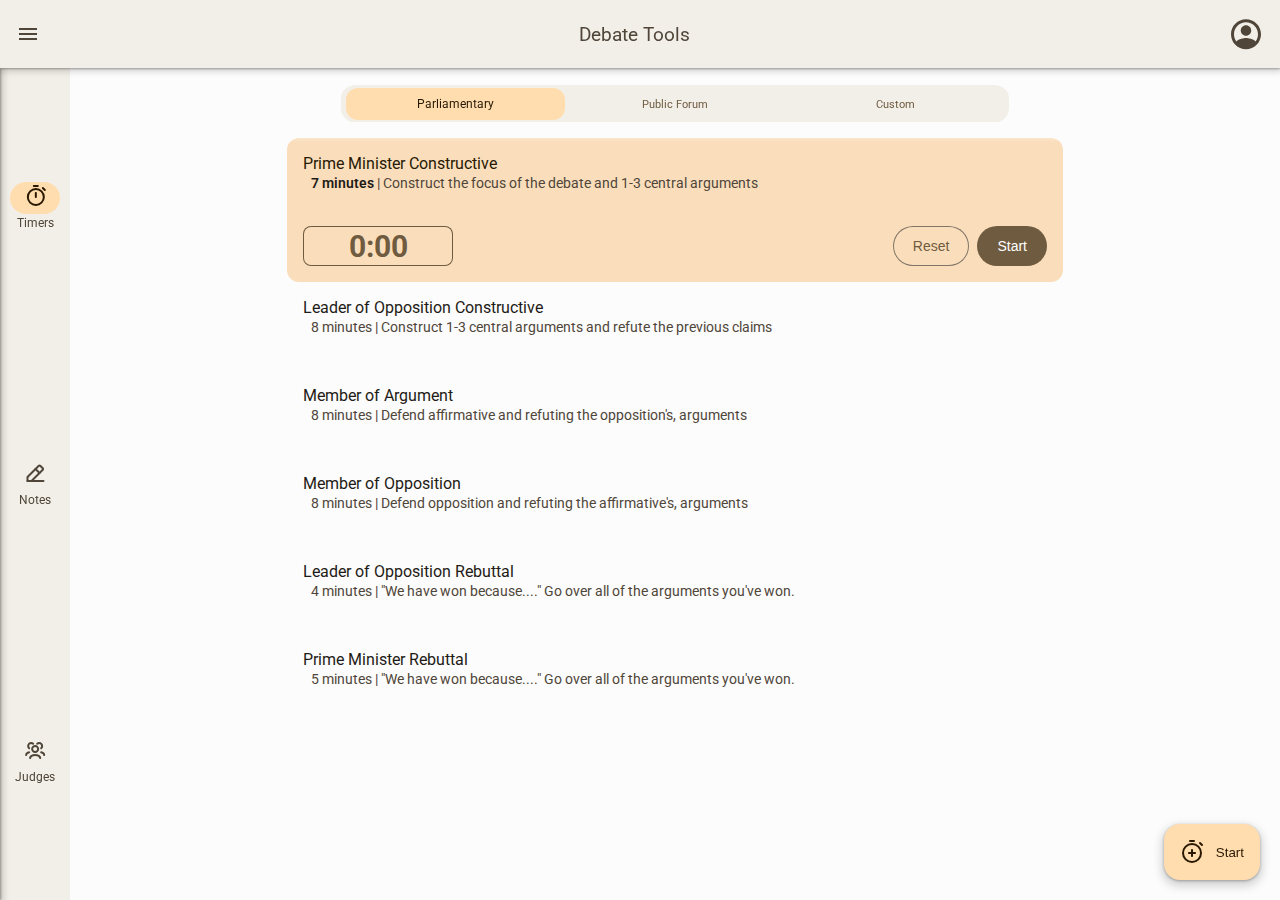
<file: index.html>
<!DOCTYPE html>
<html lang="en">

<head>
    <meta charset="UTF-8">
    <meta http-equiv="X-UA-Compatible" content="IE=edge">
    <meta name="viewport" content="width=device-width, initial-scale=1.0">
    <script src="./js/src/jquery-3.6.0.min.js"></script>
    <link rel="manifest" href="manifest.json" />
    <link rel="stylesheet" href="./css/index.css">
    <link rel="stylesheet" href="./css/desktop.css" media="(min-width: 768px)" />
    <link rel="stylesheet" href="./css/theme/light.css" media="(prefers-color-scheme: light)">
    <link rel="shortcut icon" href="./img/favicon/favicon.png" type="image/png">
    <link rel="shortcut icon" href="./img/favicon/favicon.svg" type="image/svg+xml">
    <link rel="shortcut icon" href="./img/favicon/favicon.ico" type="image/x-icon">
    <!-- ios support -->
    <meta name="apple-mobile-web-app-capable" content="yes">
    <link rel="apple-touch-icon" href="img/icon/icon-72x72.png" />
    <link rel="apple-touch-icon" href="img/icon/icon-96x96.png" />
    <link rel="apple-touch-icon" href="img/icon/icon-128x128.png" />
    <link rel="apple-touch-icon" href="img/icon/icon-144x144.png" />
    <link rel="apple-touch-icon" href="img/icon/icon-152x152.png" />
    <link rel="apple-touch-icon" href="img/icon/icon-192x192.png" />
    <link rel="apple-touch-icon" href="img/icon/icon-384x384.png" />
    <link rel="apple-touch-icon" href="img/icon/icon-512x512.png" />
    <link href="img/launch/apple/iphone5_splash.png"
        media="(device-width: 320px) and (device-height: 568px) and (-webkit-device-pixel-ratio: 2)"
        rel="apple-touch-startup-image" />
    <link href="img/launch/apple/iphone6_splash.png"
        media="(device-width: 375px) and (device-height: 667px) and (-webkit-device-pixel-ratio: 2)"
        rel="apple-touch-startup-image" />
    <link href="img/launch/apple/iphoneplus_splash.png"
        media="(device-width: 621px) and (device-height: 1104px) and (-webkit-device-pixel-ratio: 3)"
        rel="apple-touch-startup-image" />
    <link href="img/launch/apple/iphonex_splash.png"
        media="(device-width: 375px) and (device-height: 812px) and (-webkit-device-pixel-ratio: 3)"
        rel="apple-touch-startup-image" />
    <link href="img/launch/apple/iphonexr_splash.png"
        media="(device-width: 414px) and (device-height: 896px) and (-webkit-device-pixel-ratio: 2)"
        rel="apple-touch-startup-image" />
    <link href="img/launch/apple/iphonexsmax_splash.png"
        media="(device-width: 414px) and (device-height: 896px) and (-webkit-device-pixel-ratio: 3)"
        rel="apple-touch-startup-image" />
    <link href="img/launch/apple/ipad_splash.png"
        media="(device-width: 768px) and (device-height: 1024px) and (-webkit-device-pixel-ratio: 2)"
        rel="apple-touch-startup-image" />
    <link href="img/launch/apple/ipadpro1_splash.png"
        media="(device-width: 834px) and (device-height: 1112px) and (-webkit-device-pixel-ratio: 2)"
        rel="apple-touch-startup-image" />
    <link href="img/launch/apple/ipadpro3_splash.png"
        media="(device-width: 834px) and (device-height: 1194px) and (-webkit-device-pixel-ratio: 2)"
        rel="apple-touch-startup-image" />
    <link href="img/launch/apple/ipadpro2_splash.png"
        media="(device-width: 1024px) and (device-height: 1366px) and (-webkit-device-pixel-ratio: 2)"
        rel="apple-touch-startup-image" />
    <meta name="apple-mobile-web-app-status-bar" content="#31281a" />
    <meta name="theme-color" content="#31281a" />
    <meta name="apple-mobile-web-app-status-bar" content="#F2EFE8" media="(prefers-color-scheme: light)" />
    <meta name="theme-color" content="#F2EFE8" media="(prefers-color-scheme: light)" />
    <title>Debate Tools</title>
</head>

<body>
    <header>
        <button id="menu" title="Open menu">
            <div class="menu-bar"></div>
            <div class="menu-bar" id="middle-menu-bar"></div>
            <div class="menu-bar"></div>
        </button>
        <div id="page-title">Debate Tools</div>
        <div id="profile-icon"></div>
    </header>
    <div id="body-content">
        <div id="page-container" class="active-segment1">
            <div id="page-timers" class="page">
                <div id="nav-bar" class="active-item1">
                    <div class="nav-bar-item" id="item1">Parliamentary</div>
                    <div class="nav-bar-item" id="item2">Public Forum</div>
                    <div class="nav-bar-item" id="item3">Custom</div>
                    <div id="nav-bar-highlight"></div>
                </div>
                <div id="nav-scroll-fade-bar"></div>
                <div id="nav-page-carousel" class="active-item1">
                    <div class="nav-page active" id="item1">
                        <div class="timer-container">
                            <div class="timer-highlight" class="paused">
                                <div id="content-spacer"></div>
                                <div class="timer-controls">
                                    <div class="timer-time">
                                        <div class="timer-timestamp">0:00</div>
                                        <div class="timer-bar">
                                            <div class="timer-timestamp">0:00</div>
                                        </div>
                                    </div>
                                    <div class="timer-actions">
                                        <button title="Reset timer" class="action-button secondary-alt"
                                            id="timer-reset">Reset</button>
                                        <button title="Start/Stop timer" class="action-button secondary"
                                            id="timer-pause">Start</button>
                                    </div>
                                </div>
                            </div>
                            <div class="timer-sections">
                                <div class="round active">
                                    <div class="round-title">Prime Minister Constructive</div>
                                    <div class="round-info"><span class="round-time">7 minutes</span> | Construct the
                                        focus of the debate and 1-3
                                        central arguments</div>
                                </div>
                                <div class="round">
                                    <div class="round-title">Leader of Opposition Constructive</div>
                                    <div class="round-info"><span class="round-time">8 minutes</span> | Construct 1-3
                                        central arguments and refute the
                                        previous claims</div>
                                </div>
                                <div class="round">
                                    <div class="round-title">Member of Argument</div>
                                    <div class="round-info"><span class="round-time">8 minutes</span> | Defend
                                        affirmative and refuting the opposition's, arguments</div>
                                </div>
                                <div class="round">
                                    <div class="round-title">Member of Opposition</div>
                                    <div class="round-info"><span class="round-time">8 minutes</span> | Defend
                                        opposition and refuting the affirmative's, arguments</div>
                                </div>
                                <div class="round">
                                    <div class="round-title">Leader of Opposition Rebuttal</div>
                                    <div class="round-info"><span class="round-time">4 minutes</span> | "We have won
                                        because...." Go over all of the arguments you've won.</div>
                                </div>
                                <div class="round">
                                    <div class="round-title">Prime Minister Rebuttal</div>
                                    <div class="round-info"><span class="round-time">5 minutes</span> | "We have won
                                        because...." Go over all of the arguments you've won.</div>
                                </div>
                            </div>
                        </div>
                    </div>
                    <div class="nav-page" id="item2">
                        <div class="timer-container">
                            <div class="timer-highlight" class="paused">
                                <div id="content-spacer"></div>
                                <div class="timer-controls">
                                    <div class="timer-time">
                                        <div class="timer-timestamp">0:00</div>
                                        <div class="timer-bar">
                                            <div class="timer-timestamp">0:00</div>
                                        </div>
                                    </div>
                                    <div class="timer-actions">
                                        <button class="action-button secondary-alt" id="timer-reset">Reset</button>
                                        <button class="action-button secondary" id="timer-pause">Start</button>
                                    </div>
                                </div>
                            </div>
                            <div class="timer-sections">
                                <div class="round active">
                                    <div class="round-title">Speaker 1 Constructive</div>
                                    <div class="round-info"><span class="round-time">4 minutes</span> | Team A, 1st
                                        Speaker</div>
                                </div>
                                <div class="round">
                                    <div class="round-title">Speaker 2 Constructive</div>
                                    <div class="round-info"><span class="round-time">4 minutes</span> | Team B, 1st
                                        Speaker</div>
                                </div>
                                <div class="round">
                                    <div class="round-title">Speakers 1 and 2 Crossfire</div>
                                    <div class="round-info"><span class="round-time">3 minutes</span></div>
                                </div>
                                <div class="round">
                                    <div class="round-title">Speaker 3 Rebuttal</div>
                                    <div class="round-info"><span class="round-time">4 minutes</span></div>
                                </div>
                                <div class="round">
                                    <div class="round-title">Speaker 4 Rebuttal</div>
                                    <div class="round-info"><span class="round-time">4 minutes</span></div>
                                </div>
                                <div class="round">
                                    <div class="round-title">Speakers 3 and 4 Crossfire</div>
                                    <div class="round-info"><span class="round-time">3 minutes</span></div>
                                </div>
                                <div class="round">
                                    <div class="round-title">Speaker 1 Summary</div>
                                    <div class="round-info"><span class="round-time">2 minutes</span></div>
                                </div>
                                <div class="round">
                                    <div class="round-title">Speaker 2 Summary</div>
                                    <div class="round-info"><span class="round-time">2 minutes</span></div>
                                </div>
                                <div class="round">
                                    <div class="round-title">Grand Crossfire</div>
                                    <div class="round-info"><span class="round-time">3 minutes</span> | All speakers
                                        participate</div>
                                </div>
                                <div class="round">
                                    <div class="round-title">Speaker 3 Final Focus</div>
                                    <div class="round-info"><span class="round-time">2 minutes</span></div>
                                </div>
                                <div class="round">
                                    <div class="round-title">Speaker 4 Final Focus</div>
                                    <div class="round-info"><span class="round-time">2 minutes</span></div>
                                </div>
                            </div>
                        </div>
                    </div>
                    <div class="nav-page" id="item3">
                        <div class="placeholder">Coming Soon!</div>
                    </div>
                </div>
                <button class="FAB" id="timers-FAB">
                    <div class="FAB-image color-mask" id="timers-FAB-image"></div>
                    <div class="FAB-text">Start</div>
                </button>

            </div>
            <div id="page-notes" class="page">
                <div id="notes-container">

                </div>
                <button class="FAB" id="notes-FAB">
                    <div class="FAB-image color-mask" id="notes-FAB-image"></div>
                    <div class="FAB-text">Add</div>
                </button>
            </div>
            <div id="page-judges" class="page">
                <button class="FAB" id="judges-FAB">
                    <div class="FAB-image color-mask" id="judges-FAB-image"></div>
                </button>
            </div>
        </div>
    </div>
    <div id="menu-section">
        <div id="theme-title">Theme:</div>
        <div id="theme-container">
            <select id="themes"></select>
            <button id="theme-auto">Auto</button>
        </div>

    </div>
    <footer class="active-segment1">
        <div class="footer-segment" id="segment1">
            <div id="timers-icon" class="segment-icon color-icon"></div>
            <div class="segment-title">Timers</div>
        </div>
        <div class="footer-segment" id="segment2">
            <div id="notes-icon" class="segment-icon color-icon"></div>
            <div class="segment-title">Notes</div>
        </div>
        <div class="footer-segment" id="segment3">
            <div id="judges-icon" class="segment-icon color-icon"></div>
            <div class="segment-title">Judges</div>
        </div>
        <div id="segment-highlight"></div>
    </footer>
</body>
<script src="./js/index.js"></script>
<script src="./js/theme.js"></script>
<script src="app.js"></script>

</html>
</file>
<file: css/index.css>
@import url('https://fonts.googleapis.com/css2?family=Roboto:wght@100;300;400;500;700;900&display=swap');

:root {
    /*dark theme*/
    --m3--on-surface-variant: #D3C4B4;
    --m3--on-primary-container: #FFDDAF;
    --m3--surface2: #31281a;
    --m3--on-surface: #EAE1D9;
    --m3--surface: #1F1B16;
    --m3--surface-variant: #4F4539;
    --m3--primary-container: #633F00;
    --m3--primary: #FFB94C;
    --m3--outline: #9C8F80;
    --m3--secondary: #DDC2A1;
    --m3--on-secondary: #3E2E16;
    --m3--background: #1F1B16;
    --m3--secondary-container: #56442B;
    --m3--on-secondary-container: #FADEBC;
    --m3--on-background: #EAE1D9;
    --m3--on-primary: #462B00;
    --m3--tertiary: #B8CEA1;
    --m3--on-tertiary: #243516;
}

#theme-title {
    color: var(--m3--on-background);
    font-weight: 600;
    font-size: 24px;
    margin-bottom: 10px
}

html,
body {
    background-color: var(--m3--background);
    margin: 0 !important;
    font-family: 'Roboto';
    overflow: hidden;
    width: 100%;
    height: 100%;
}

header,
footer {
    background: var(--m3--surface2);
    position: fixed;
    width: 100%;
    box-sizing: border-box;
    display: flex;
    flex-shrink: 0;
    flex-flow: row nowrap;
    align-items: center;
    z-index: 255;
}

header {
    box-shadow: 0px 1px 2px 0px #0000004d, 0px 2px 6px 2px #00000026;
    justify-content: space-between;
    padding: 16px;
    top: 0;
    z-index: 2000;
}

button#menu {
    background-color: transparent;
    width: 24px;
    height: 24px;
    border: none;
    padding: 0;
    display: flex;
    flex-flow: column nowrap;
    align-items: center;
    justify-content: center;
}

button#menu>.menu-bar {
    height: 2px;
    width: 18px;
    background-color: var(--m3--on-surface-variant);
}

.menu-bar#middle-menu-bar {
    margin: 3px 0;
}

#page-title {
    font-size: 19px;
    color: var(--m3--on-surface-variant);
}

.color-mask {
    mask-size: contain;
    -webkit-mask-size: contain;
    mask-position: center;
    -webkit-mask-position: center;
    mask-repeat: no-repeat;
    -webkit-mask-repeat: no-repeat;
}

#profile-icon {
    mask-image: url("../img/icon/profile.png");
    mask-image: url("../img/icon/profile.svg");
    -webkit-mask-image: url("../img/icon/profile.png");
    -webkit-mask-image: url("../img/icon/profile.svg");
    background: var(--m3--on-surface-variant);
    height: 36px;
    width: 36px;
}

/* body content */
#body-content {
    box-sizing: border-box;
    width: 100%;
    height: 100%;
    padding-top: calc(68px);
    padding-bottom: calc(70px);
    display: flex;
    flex-flow: column;

    top: 0 !important;
    position: fixed;

}

#page-container {
    display: flex;
    flex-flow: row nowrap;
    width: 300vw;
    flex-grow: 1;
    position: relative;
    transition: left .2s ease-in-out, top .2s ease-in-out;
    height: calc(100vh - 68px - 70px);
    flex-shrink: 0;
}

#page-container>.page {
    width: 100vw;
    height: 100%;
    flex-shrink: 0;
    flex-grow: 0;
    padding-right: 30px;
    box-sizing: border-box;
    opacity: 0 !important;
    pointer-events: none;
    transition: opacity .2s ease-in-out;
    overflow-x: hidden;
    padding: 0 15px;
}

#page-timers {
    overflow: hidden;

}

#page-container.active-segment1 #page-timers,
#page-container.active-segment2 #page-notes,
#page-container.active-segment3 #page-judges {
    opacity: 1 !important;
    pointer-events: unset;
}

#page-container.active-segment1 {
    left: 0;
}

#page-container.active-segment2 {
    left: -100vw;
}

#page-container.active-segment3 {
    left: -200vw;
}

#nav-bar {
    display: flex;
    flex-flow: row nowrap;
    align-items: center;
    justify-content: center;
    border-radius: 15px;
    box-sizing: border-box;
    background-color: var(--m3--surface2);
    height: 40px;
    width: calc(100vw - 30px);
    padding: 4px;
    z-index: 244;
    position: fixed;
    border-top: 2px solid var(--m3--background);
}

#nav-scroll-fade-bar {
    width: calc(100vw - 30px);
    margin-top: 39px;
    height: 18px;
    background: linear-gradient(180deg, var(--m3--background) 0%, transparent 100%);
    position: fixed;
    z-index: 253;
    border-top: 2px solid var(--m3--background);

}

.nav-bar-item {
    width: 33.33333%;
    flex-grow: 1;
    flex-shrink: 0;
    text-align: center;
    height: 100%;
    display: flex;
    align-items: center;
    justify-content: center;
    font-size: 11px;
    color: var(--m3--secondary);
    z-index: 1;
    transition: color .3s ease-in-out, font-size .3s ease-in-out;
}

#nav-bar.active-item1 #item1,
#nav-bar.active-item2 #item2,
#nav-bar.active-item3 #item3 {
    color: var(--m3--on-secondary-container);
    font-size: 12px;
}

#nav-bar-highlight {
    pointer-events: none;
    border-radius: 12px;
    background-color: var(--m3--primary-container);
    width: calc(.3333333 * (100vw - 40px));
    height: 32px;
    position: absolute;
    left: calc(5px);
    z-index: 0;
    transition: left .2s ease-in-out;
}

#nav-bar.active-item2 #nav-bar-highlight {
    left: calc(5px + (.3333333 * (100vw - 40px)));
}

#nav-bar.active-item3 #nav-bar-highlight {
    left: calc(5px + (.6666666 * (100vw - 40px)));
}

#nav-page-carousel {
    display: flex;
    flex-flow: row nowrap;
    width: calc(300vw);
    flex-grow: 1;
    flex-shrink: 0;
    position: relative;
    transition: left .3s ease-in-out;
    margin-top: 40px;
}

#nav-page-carousel .nav-page {
    transform-origin: center;
    transform: scale(.75);
    width: calc(100vw - 15px);
    padding-right: 15px;
    opacity: .5;
    box-sizing: border-box;
    background-color: var(--m3--surface);
    transition: transform .3s ease-in-out, opacity .3s ease-in-out;
    max-height: calc(100vh - 68px - 70px - 40px);
    flex-shrink: 0;
    padding-top: 15px;
    margin-right: 15px;
}

#nav-page-carousel.active-item1 {
    left: 0;
}

#nav-page-carousel.active-item2 {
    left: -100vw;
}

#nav-page-carousel.active-item3 {
    left: -200vw;
}

#nav-page-carousel.active-item1 #item1,
#nav-page-carousel.active-item2 #item2,
#nav-page-carousel.active-item3 #item3 {
    transform: none;
    opacity: 1;
}


.FAB {
    background-color: var(--m3--primary-container);
    color: var(--m3--on-primary-container);
    box-shadow: 0px 1px 3px 0px #0000004d, 0px 4px 8px 3px #00000026;
    border: none;
    padding: 10px;
    border-radius: 16px;
    width: fit-content;
    display: flex;
    flex-flow: row nowrap;
    align-items: center;
    justify-content: center;
    position: fixed;
    bottom: calc(70px + 20px);
    right: 20px;
    z-index: 254;
}

.FAB * {
    pointer-events: none;
}

.FAB>* {
    margin: 6px;
}

.FAB-image {
    background: var(--m3--on-primary-container);
    height: 24px;
    width: 24px;
}

.FAB-test {
    font-size: 14px;
}

/*pages*/
#timers-FAB-image,
#timers-FAB-image[version='start'] {
    mask-image: url("../img/icon/primary-button/primary-timer-add.png");
    mask-image: url("../img/icon/primary-button/primary-timer-add.svg");
    -webkit-mask-image: url("../img/icon/primary-button/primary-timer-add.png");
    -webkit-mask-image: url("../img/icon/primary-button/primary-timer-add.svg");
}

#timers-FAB-image[version='stop'] {
    mask-image: url("../img/icon/primary-button/primary-timer-stop.png");
    mask-image: url("../img/icon/primary-button/primary-timer-stop.svg");
    -webkit-mask-image: url("../img/icon/primary-button/primary-timer-stop.png");
    -webkit-mask-image: url("../img/icon/primary-button/primary-timer-stop.svg");
}

#timers-FAB-image[version='resume'] {
    mask-image: url("../img/icon/primary-button/primary-timer-resume.png");
    mask-image: url("../img/icon/primary-button/primary-timer-resume.svg");
    -webkit-mask-image: url("../img/icon/primary-button/primary-timer-resume.png");
    -webkit-mask-image: url("../img/icon/primary-button/primary-timer-resume.svg");
}

#timers-FAB-image[version='next'] {
    mask-image: url("../img/icon/primary-button/primary-timer-next.png");
    mask-image: url("../img/icon/primary-button/primary-timer-next.svg");
    -webkit-mask-image: url("../img/icon/primary-button/primary-timer-next.png");
    -webkit-mask-image: url("../img/icon/primary-button/primary-timer-next.svg");
}

#judges-FAB-image {
    mask-image: url("../img/icon/primary-button/primary-judges-add.png");
    mask-image: url("../img/icon/primary-button/primary-judges-add.svg");
    -webkit-mask-image: url("../img/icon/primary-button/primary-judges-add.png");
    -webkit-mask-image: url("../img/icon/primary-button/primary-judges-add.svg");
}

#notes-FAB-image {
    mask-image: url("../img/icon/primary-button/primary-notes-add.png");
    mask-image: url("../img/icon/primary-button/primary-notes-add.svg");
    -webkit-mask-image: url("../img/icon/primary-button/primary-notes-add.png");
    -webkit-mask-image: url("../img/icon/primary-button/primary-notes-add.svg");
}

footer {
    height: 70px;
    bottom: 0;

}

footer>.footer-segment {
    width: 33.33333%;
    flex-grow: 1;
    display: flex;
    flex-flow: column;
    align-items: center;
    justify-content: center;
    z-index: 1;
    height: 100%;
}

.footer-segment * {
    pointer-events: none;
}

.footer-segment>* {

    margin: 4px
}

.segment-icon {
    background-color: var(--m3--on-surface-variant);
    height: 24px;
    width: 24px;
    transition: background-color .3s ease-in-out;
}

.segment-title {
    color: var(--m3--on-surface-variant);
    font-size: 12px;
}

#timers-icon {
    mask-image: url("../img/icon/segments/timer.png");
    mask-image: url("../img/icon/segments/timer.svg");
    -webkit-mask-image: url("../img/icon/segments/timers.png");
    -webkit-mask-image: url("../img/icon/segments/timers.svg");

}

#notes-icon {
    mask-image: url("../img/icon/segments/notes.png");
    mask-image: url("../img/icon/segments/notes.svg");
    -webkit-mask-image: url("../img/icon/segments/notes.png");
    -webkit-mask-image: url("../img/icon/segments/notes.svg");

}

#judges-icon {
    mask-image: url("../img/icon/segments/judges.png");
    mask-image: url("../img/icon/segments/judges.svg");
    -webkit-mask-image: url("../img/icon/segments/judges.png");
    -webkit-mask-image: url("../img/icon/segments/judges.svg");

}

#segment-highlight {
    width: calc(33.33333vw - 56px);
    background-color: var(--m3--primary-container);
    height: 32px;
    border-radius: 20px;
    position: fixed;
    bottom: calc(16px + 14px);
    left: 0px;
    margin-left: 28px;
    pointer-events: none;
    transition: left .2s ease-in-out, top .2s ease-in-out;
}

footer.active-segment1 #segment1 .segment-icon,
footer.active-segment2 #segment2 .segment-icon,
footer.active-segment3 #segment3 .segment-icon {
    background-color: var(--m3--on-primary-container);
}

footer.active-segment1 #segment-highlight {
    left: 0vw;
}

footer.active-segment2 #segment-highlight {
    left: 33.33333vw;
}

footer.active-segment3 #segment-highlight {
    left: 66.66666vw;
}

.timer-container {
    width: calc(100%);
    flex-grow: 1;
    box-sizing: border-box;
    padding-bottom: calc(40px + 20px + 16px + 30px);
}

.timer-highlight {
    background: var(--m3--secondary-container);
    width: 100%;
    border-radius: 12px;
    height: fit-content;
    padding: 16px;
    display: flex;
    flex-flow: column;
    justify-content: space-between;
    box-sizing: border-box;
    position: relative;
    z-index: 0;
    top: 0;
    transition: top .2s ease-in-out;
}

.timer-highlight #content-spacer {
    height: 56px
}

.timer-controls {
    display: flex;
    flex-flow: row nowrap;
    justify-content: space-between;
    width: 100%;
    padding-top: 16px;
}


.timer-time {
    max-width: 150px;
    overflow: hidden;
    border-radius: 8px;
    height: 40px;
    width: 30%;
    box-shadow: 0 0 0 1px inset var(--m3--secondary);
    display: flex;
    flex-flow: row nowrap;
}

.timer-bar,
.timer-timestamp {
    height: 100%;
    display: flex;
    flex-shrink: 0;
}

.timer-bar {
    background: var(--m3--secondary);
    position: relative;
    left: -100%;
    width: 0%;
    overflow: hidden;
    transition: width .1s linear;
}

.timer-timestamp {
    max-width: 150px;
    width: calc(.3 * (100vw - 60px));
    align-items: center;
    justify-content: center;
    font-size: 30px;
    font-weight: 700;
    color: var(--m3--secondary);
}

.timer-bar .timer-timestamp {
    color: var(--m3--secondary-container);
}

.timer-actions {
    justify-content: flex-end;
    flex-grow: 1;
    display: flex;
    flex-flow: row nowrap;
}

.action-button {
    height: 40px;
    font-size: 14px;
    line-height: 20px;
    box-sizing: border-box;
    border: none;
    border-radius: 20px;
    padding: 0 20px;
    font-weight: 500;
}

.action-button.secondary {
    background-color: var(--m3--secondary);
    color: var(--m3--on-secondary);
}

.action-button.secondary-alt {
    margin-right: 8px;
    background-color: transparent;
    box-shadow: 0 0 0 1px inset var(--m3--outline);
    color: var(--m3--secondary);
}

.timer-sections {
    margin-top: -144px;
    padding: 0 16px;
    z-index: 10;
    position: relative;
    pointer-events: none;
}

.timer-sections>.round {
    pointer-events: all;
    height: 56px;
    width: 100%;
    color: var(--m3--on-surface);
    padding: 16px 0;
    margin-bottom: 0;
    transition: margin-bottom .2s ease-in-out, height .2s ease-in-out;
}

.round * {
    pointer-events: none !important;
}

.round-info {
    color: var(--m3--on-surface-variant);
    padding-left: 8px;
    padding-top: 2px;
    font-size: 14px;
}

.timer-sections>.round.active {
    color: var(--m3--on-secondary-container);
    margin-bottom: 56px;
}

.round.active .round-time {
    color: var(--m3--on-surface);
    font-weight: 600;
}


::selection {
    color: var(--m3--on-tertiary);
    background: var(--m3--tertiary);
}

@media(orientation: landscape),
(min-width: 768px) {
    ::-webkit-scrollbar {
        display: none;
    }
}

.nav-page#item3 {
    display: flex;
    flex-flow: column;
    align-items: center;
    justify-content: center;
}

.placeholder {
    font-size: 30px;
    font-weight: 700;
    color: var(--m3--on-surface);
    text-align: center;
    flex-grow: 1;
    width: 100%;
    display: flex;
    flex-flow: column;
    align-items: center;
    justify-content: center;

}

#page-timers #nav-page-carousel .nav-page {
    overflow-y: auto;
    flex-grow: 0;
}

#page-timers {
    max-height: calc(100vh - 68px - 70px) !important;
    height: fit-content;
    padding-top: 15px !important;
}

#page-notes {
    display: flex;
    flex-flow: column;
    padding: 0 10px !important;

    align-items: center;
}

#notes-container {
    flex-grow: 1;
    height: max-content;
    display: flex;
    flex-flow: row wrap;
    align-content: start;
    padding: 10px 0;
    padding-bottom: calc(40px + 20px + 16px + 15px);
    width: 100%;
    max-width: calc(520px + 20vw);

}

.note-container {
    border: 1px solid var(--m3--outline);
    background: var(--m3--surface);
    border-radius: 15px;
    box-sizing: border-box;
    min-height: fit-content;
    max-height: 200%;
    padding: 15px;
    display: flex;
    flex-flow: column;
    margin: 5px;
    flex-basis: 250px;
    min-height: max-content;
    max-height: 500px;
    min-width: 29%;
    flex-grow: 1;
    flex-shrink: 0;
}

.note-container>* {
    color: var(--m3--on-surface);
    width: 100%;
    box-sizing: border-box;
    background: var(--surface);
    border: none;
}

.note-title {
    font-size: 20px;
    font-weight: 600;
    text-overflow: ellipsis;
    white-space: nowrap;
    border-bottom: 2px solid transparent;
    margin-bottom: 10px;
    padding: 0 !important;

}

textarea,
.note-content {
    resize: none;
}



.note-content {
    flex-grow: 1;
    font-size: 14px;
    font-family: "Roboto", sans-serif;
    color: var(--m3--on-surface-variant);
    min-height: max-content;
    flex-basis: max-content;
    flex-shrink: 0;
    overflow: hidden;
}

.note-content:empty:before {
    content: attr(placeholder);
    color: var(--m3--on-surface-variant);
    opacity: .5;
}

.note-actions {
    height: 30px;
    display: flex;
    flex-flow: row-reverse nowrap;
    justify-content: space-between;
    align-content: center;
    margin-top: 15px;
    align-self: flex-end;
    width: 30px;
    max-width: 300px;
    flex-shrink: 0;
    margin-left: calc(100% - 30px);
    box-sizing: border-box;
    overflow: hidden;
    transition: width .2s ease-in-out, margin-left .2s ease-in-out;
}

.note-actions:hover,
.note-container.editing .note-actions {
    width: 100%;
    margin-left: 0;
}

.note-container:not(.editing) .note-actions>button {
    opacity: 0;

}

.note-container:not(.editing) .note-actions:hover>button {
    opacity: .5;

}

.note-container:not(.editing) .note-actions>button:first-of-type {
    opacity: 1;

}

.note-actions>button {
    /*options*/
    background-color: var(--m3--surface2);
    background-color: var(--m3--surface);
    border: none;
    aspect-ratio: 1 / 1;
    width: 30px;
    border-radius: 8px;
    padding: 5px;
    box-sizing: border-box;
    transition: opacity .2s ease-in-out;
}


.note-actions>.button-separator {
    padding: 7.5px;
}

.note-title:active,
.note-title:focus,
.note-title:hover,
.note-title:focus-within {
    border-bottom: solid 2px var(--m3--on-surface-variant);
}

.note-action-icon {
    width: 100%;
    height: 100%;

    background-color: var(--m3--on-surface-variant)
}

#edit-mask {
    mask-image: url("../img/icon/note-action/edit.png");
    mask-image: url("../img/icon/note-action/edit.svg");
    -webkit-mask-image: url("../img/icon/note-action/edit.png");
    -webkit-mask-image: url("../img/icon/note-action/edit.svg");
}

#duplicate-mask {
    mask-image: url("../img/icon/note-action/duplicate.png");
    mask-image: url("../img/icon/note-action/duplicate.svg");
    -webkit-mask-image: url("../img/icon/note-action/duplicate.png");
    -webkit-mask-image: url("../img/icon/note-action/duplicate.svg");
}

#save-mask {
    mask-image: url("../img/icon/note-action/add.png");
    mask-image: url("../img/icon/note-action/add.svg");
    -webkit-mask-image: url("../img/icon/note-action/add.png");
    -webkit-mask-image: url("../img/icon/note-action/add.svg");
}

#hide-mask {
    mask-image: url("../img/icon/note-action/hide.png");
    mask-image: url("../img/icon/note-action/hide.svg");
    -webkit-mask-image: url("../img/icon/note-action/hide.png");
    -webkit-mask-image: url("../img/icon/note-action/hide.svg");
}

#delete-mask {
    mask-image: url("../img/icon/note-action/delete.png");
    mask-image: url("../img/icon/note-action/delete.svg");
    -webkit-mask-image: url("../img/icon/note-action/delete.png");
    -webkit-mask-image: url("../img/icon/note-action/delete.svg");
}

#menu-section {
    width: 100vw;
    height: calc(100vh - 68px);
    position: fixed;
    left: -100vw;
    max-width: 100vw;
    z-index: 1000;
    background-color: var(--m3--surface2);
    box-sizing: border-box;
    margin-top: 68px;
    padding: 20px;
    transition: left .2s ease-in-out;
    box-shadow: 1px 0px 2px 0px #0000004d, 2px 0px 6px 2px #00000026;
}

#menu-section.active {
    left: 0;
}

select#themes {
    background: var(--m3--secondary-container);
    border: none;
    padding: 10px;
    border-radius: 10px;
    font-size: 14px;
    color: var(--m3--on-secondary-container);
    border: solid 2px var(--m3--outline);
}

button {
    cursor: pointer;
}

button.disabled {
    filter: saturate(0) brightness(2) !important;
    opacity: .5;
}

#theme-auto {
    background: var(--m3--primary);
    border: none;
    padding: 12px;
    border-radius: 10px;
    font-size: 14px;
    color: var(--m3--on-primary);
    transition: filter .5s ease-in-out, opacity .5s ease-in-out;
}

.theme-option,
select#themes {
    text-transform: capitalize;
}
</file>
<file: css/desktop.css>
header {
    z-index: 3000;
}

footer {
    height: 100vh;
    width: 70px;
    flex-flow: column;
    padding-top: 68px;
    top: 0 !important;
}

#body-content {
    padding-bottom: 0 !important;
    padding-left: 70px !important;
}


#nav-page-carousel {
    width: calc(300vw - 210px) !important;

    height: calc(100vh - 68px - 15px - 40px) !important;
    flex-shrink: 0;
}

#page-container {
    width: calc(100vw - 70px) !important;
    height: calc((100vh - 68px) * 3);
    left: 0 !important;
    flex-flow: column nowrap;
}

#page-container.active-segment1 {
    top: 0vh;
}

#page-container.active-segment2 {
    top: calc(-100vh + 68px);
}

#page-container.active-segment3 {
    top: calc(-200vh + 2 * 68px);
}

#nav-bar-highlight {
    width: calc((768px - 70px - 30px - 10px) / 3) !important;
    left: calc(5px);
}

#nav-bar.active-item2 #nav-bar-highlight {
    left: calc(5px + (768px - 70px - 30px - 10px) / 3);
}

#nav-bar.active-item3 #nav-bar-highlight {
    left: calc(5px + (768px - 70px - 30px - 10px) * (2 / 3));
}

#nav-bar {
    width: calc(100vw - 30px - 70px);
    /*limit size*/
    width: calc(768px - 70px - 30px);
    left: calc(50% + 35px);
    transform: translateX(-50%);
    margin-right: 15px;
}

.timer-container {
    max-width: calc(520px + 20vw) !important;
    padding-bottom: 60px;
    min-height: fit-content;
}

#nav-page-carousel .nav-page {
    width: calc(100vw - 70px);
    display: flex;
    justify-content: center;
    flex-shrink: 0;
    min-height: calc(100vh - 68px - 15px - 40px) !important;
    left: 0;
    margin-right: 70px;
    padding-right: 30px;
}

#page-container>.page {
    width: calc(100vw - 70px) !important;
    height: calc(100vh - 68px) !important;
    max-height: calc(100vh - 68px) !important;
    min-height: unset;
    flex-shrink: 0 !important;
}

#page-notes {}

#segment-highlight {
    width: 50px;
    margin: calc((100vh - 68px - 150px) / 6) 0;
    margin-left: 10px;
    top: calc(68px);
    left: 0 !important;
}

.FAB {
    bottom: 20px;
}

footer.active-segment1 #segment-highlight {
    top: calc(68px);
}

footer.active-segment2 #segment-highlight {
    top: calc((100vh - 68px) / 3 + 68px);
}

footer.active-segment3 #segment-highlight {

    top: calc((100vh - 68px) * (2 / 3) + 68px);
}

#menu-section {
    width: 300px;
    left: -300px;
}
</file>
<file: css/theme/light.css>
:root {

    /*light theme*/
    --m3--on-surface-variant: #4F4539;
    --m3--on-primary-container: #2A1800;
    --m3--surface2: #F2EFE8;
    --m3--on-surface: #1F1B16;
    --m3--surface: #FCFCFC;
    --m3--surface-variant: #F0E0CF;
    --m3--primary-container: #FFDDAF;
    --m3--primary: #835500;
    --m3--outline: #817567;
    --m3--background: #FCFCFC;
    --m3--secondary: #6F5B40;
    --m3--on-secondary: #FFFFFF;
    --m3--secondary-container: #FADEBC;
    --m3--on-secondary-container: #271904;
    --m3--on-background: #1F1B16;
    --m3--on-primary: #FFFFFF;
    --m3--tertiary: #516440;
    --m3--on-tertiary: #FFFFFF;
}
</file>
